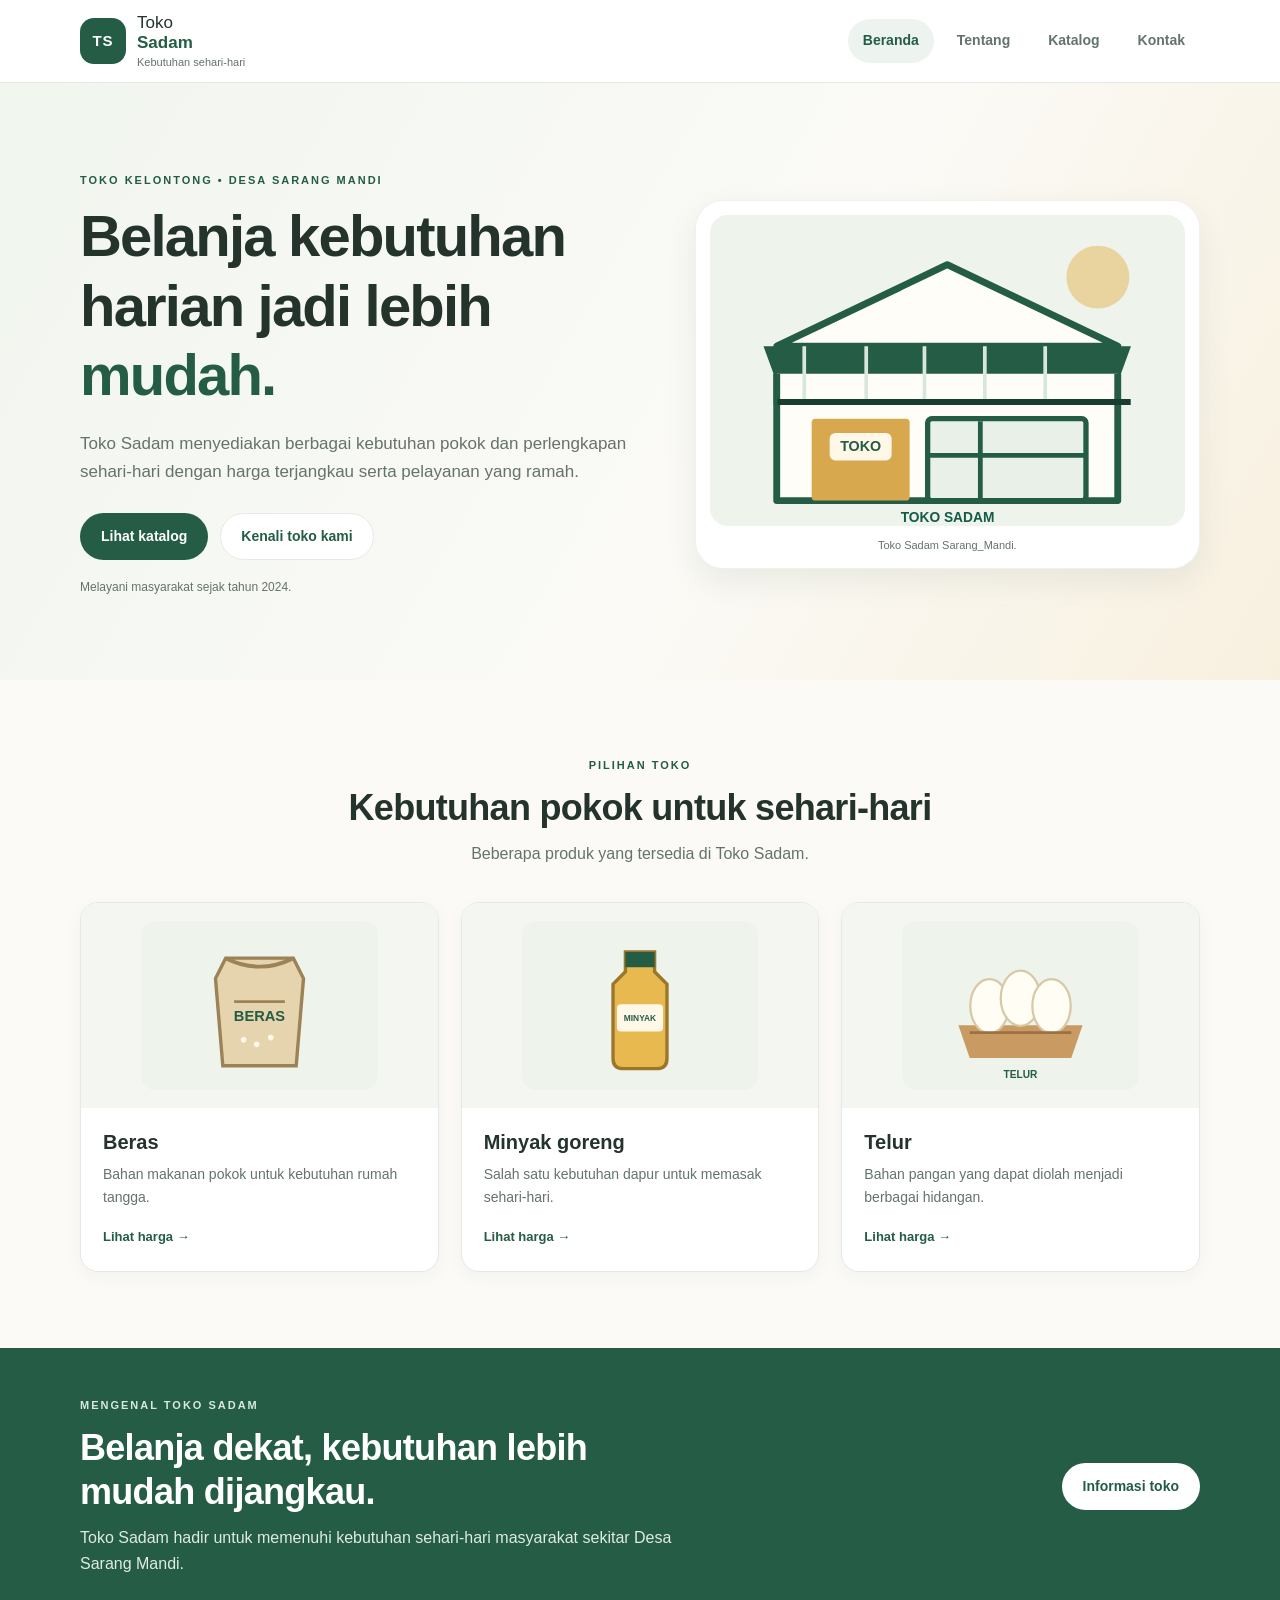
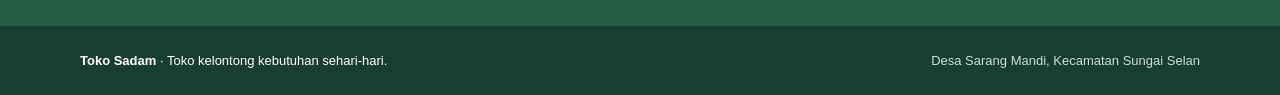
<file: index.html>
<!DOCTYPE html>
<html lang="id">
<head>
    <meta charset="UTF-8">
    <meta name="viewport" content="width=device-width, initial-scale=1.0">
    <meta name="description" content="Profil Toko Sadam, toko kelontong yang menyediakan kebutuhan sehari-hari di Desa Sarang Mandi.">
    <title>Beranda | Toko Sadam</title>
    <link rel="stylesheet" href="css/style.css">
</head>
<body>
    <header class="site-header">
        <div class="container header-inner">
            <a class="brand" href="index.html" aria-label="Toko Sadam - Beranda">
                <span class="brand-mark" aria-hidden="true">TS</span>
                <span class="brand-name">Toko <strong>Sadam</strong><small>Kebutuhan sehari-hari</small></span>
            </a>
            <nav class="site-nav" aria-label="Navigasi utama">
                <ul>
                    <li><a href="index.html" aria-current="page">Beranda</a></li>
                    <li><a href="tentang.html">Tentang</a></li>
                    <li><a href="katalog.html">Katalog</a></li>
                    <li><a href="kontak.html">Kontak</a></li>
                </ul>
            </nav>
        </div>
    </header>

    <main>
        <section class="hero">
            <div class="container hero-grid">
                <div class="hero-copy">
                    <p class="eyebrow">TOKO KELONTONG • DESA SARANG MANDI</p>
                    <h1>Belanja kebutuhan harian jadi lebih <span>mudah.</span></h1>
                    <p class="hero-text">Toko Sadam menyediakan berbagai kebutuhan pokok dan perlengkapan sehari-hari dengan harga terjangkau serta pelayanan yang ramah.</p>
                    <div class="button-row">
                        <a class="button button-primary" href="katalog.html">Lihat katalog</a>
                        <a class="button button-secondary" href="tentang.html">Kenali toko kami</a>
                    </div>
                    <p class="small-note">Melayani masyarakat sejak tahun 2024.</p>
                </div>
                <figure class="hero-image">
                    <img src="img/ilustrasi-toko-sadam.svg" alt="Ilustrasi toko kelontong sebagai pengganti foto asli Toko Sadam yang belum tersedia">
                    <figcaption>Toko Sadam Sarang_Mandi.</figcaption>
                </figure>
            </div>
        </section>

        <section class="section">
            <div class="container">
                <div class="section-heading">
                    <p class="eyebrow">PILIHAN TOKO</p>
                    <h2>Kebutuhan pokok untuk sehari-hari</h2>
                    <p>Beberapa produk yang tersedia di Toko Sadam.</p>
                </div>
                <div class="feature-grid">
                    <article class="feature-card">
                        <img src="img/beras.svg" alt="Ilustrasi beras dalam karung">
                        <div class="card-content">
                            <h3>Beras</h3>
                            <p>Bahan makanan pokok untuk kebutuhan rumah tangga.</p>
                            <a class="text-link" href="katalog.html">Lihat harga <span aria-hidden="true">→</span></a>
                        </div>
                    </article>
                    <article class="feature-card">
                        <img src="img/minyak.svg" alt="Ilustrasi botol minyak goreng">
                        <div class="card-content">
                            <h3>Minyak goreng</h3>
                            <p>Salah satu kebutuhan dapur untuk memasak sehari-hari.</p>
                            <a class="text-link" href="katalog.html">Lihat harga <span aria-hidden="true">→</span></a>
                        </div>
                    </article>
                    <article class="feature-card">
                        <img src="img/telur.svg" alt="Ilustrasi beberapa butir telur">
                        <div class="card-content">
                            <h3>Telur</h3>
                            <p>Bahan pangan yang dapat diolah menjadi berbagai hidangan.</p>
                            <a class="text-link" href="katalog.html">Lihat harga <span aria-hidden="true">→</span></a>
                        </div>
                    </article>
                </div>
            </div>
        </section>

        <section class="highlight-band">
            <div class="container highlight-inner">
                <div>
                    <p class="eyebrow">MENGENAL TOKO SADAM</p>
                    <h2>Belanja dekat, kebutuhan lebih mudah dijangkau.</h2>
                    <p>Toko Sadam hadir untuk memenuhi kebutuhan sehari-hari masyarakat sekitar Desa Sarang Mandi.</p>
                </div>
                <a class="button button-light" href="kontak.html">Informasi toko</a>
            </div>
        </section>
    </main>

    <footer class="site-footer">
        <div class="container footer-inner">
            <p><strong>Toko Sadam</strong> · Toko kelontong kebutuhan sehari-hari.</p>
            <p class="footer-small">Desa Sarang Mandi, Kecamatan Sungai Selan</p>
        </div>
    </footer>
</body>
</html>
</file>
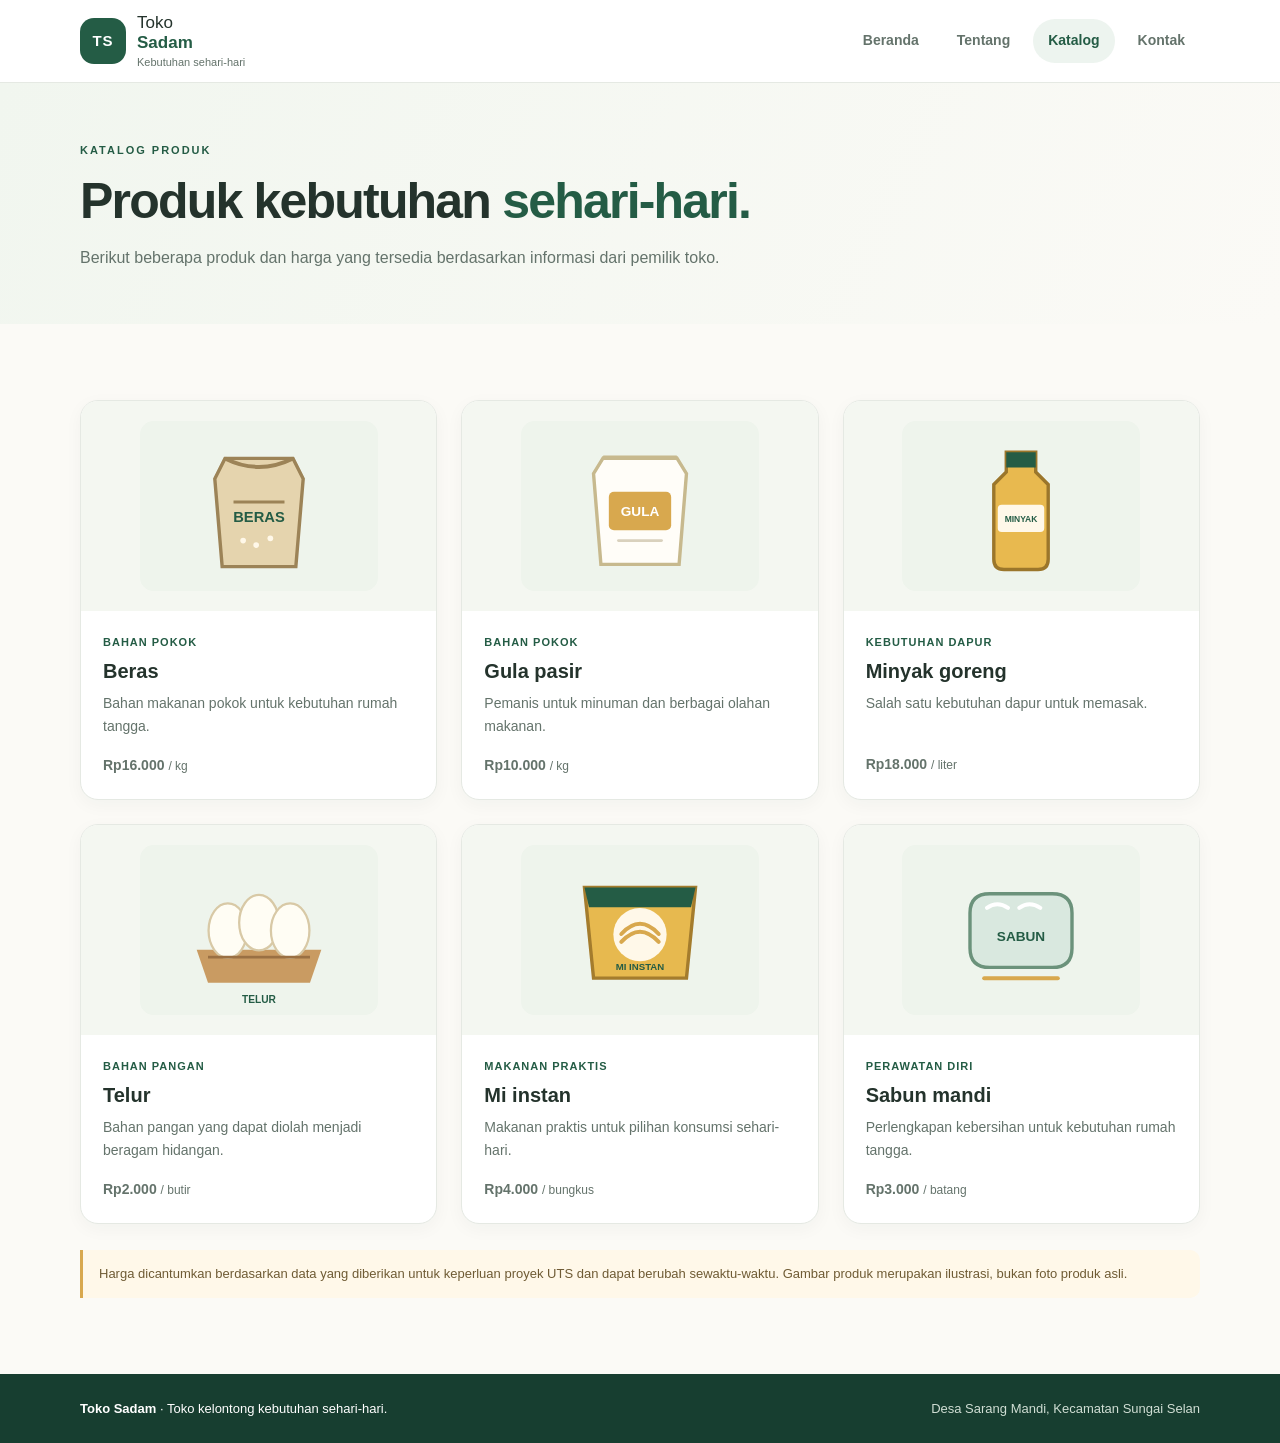
<file: katalog.html>
<!DOCTYPE html>
<html lang="id">
<head>
    <meta charset="UTF-8">
    <meta name="viewport" content="width=device-width, initial-scale=1.0">
    <meta name="description" content="Katalog enam produk kebutuhan sehari-hari beserta harga di Toko Sadam.">
    <title>Katalog Produk | Toko Sadam</title>
    <link rel="stylesheet" href="css/style.css">
</head>
<body>
    <header class="site-header">
        <div class="container header-inner">
            <a class="brand" href="index.html" aria-label="Toko Sadam - Beranda">
                <span class="brand-mark" aria-hidden="true">TS</span>
                <span class="brand-name">Toko <strong>Sadam</strong><small>Kebutuhan sehari-hari</small></span>
            </a>
            <nav class="site-nav" aria-label="Navigasi utama">
                <ul>
                    <li><a href="index.html">Beranda</a></li>
                    <li><a href="tentang.html">Tentang</a></li>
                    <li><a href="katalog.html" aria-current="page">Katalog</a></li>
                    <li><a href="kontak.html">Kontak</a></li>
                </ul>
            </nav>
        </div>
    </header>

    <main>
        <section class="page-hero">
            <div class="container">
                <p class="eyebrow">KATALOG PRODUK</p>
                <h1>Produk kebutuhan <span>sehari-hari.</span></h1>
                <p>Berikut beberapa produk dan harga yang tersedia berdasarkan informasi dari pemilik toko.</p>
            </div>
        </section>

        <section class="section">
            <div class="container">
                <div class="product-grid">
                    <article class="product-card">
                        <img src="img/beras.svg" alt="Ilustrasi beras dalam karung">
                        <div class="card-content">
                            <p class="product-category">Bahan pokok</p>
                            <h2>Beras</h2>
                            <p>Bahan makanan pokok untuk kebutuhan rumah tangga.</p>
                            <p class="product-price">Rp16.000 <span>/ kg</span></p>
                        </div>
                    </article>
                    <article class="product-card">
                        <img src="img/gula.svg" alt="Ilustrasi gula pasir dalam kemasan">
                        <div class="card-content">
                            <p class="product-category">Bahan pokok</p>
                            <h2>Gula pasir</h2>
                            <p>Pemanis untuk minuman dan berbagai olahan makanan.</p>
                            <p class="product-price">Rp10.000 <span>/ kg</span></p>
                        </div>
                    </article>
                    <article class="product-card">
                        <img src="img/minyak.svg" alt="Ilustrasi botol minyak goreng">
                        <div class="card-content">
                            <p class="product-category">Kebutuhan dapur</p>
                            <h2>Minyak goreng</h2>
                            <p>Salah satu kebutuhan dapur untuk memasak.</p>
                            <p class="product-price">Rp18.000 <span>/ liter</span></p>
                        </div>
                    </article>
                    <article class="product-card">
                        <img src="img/telur.svg" alt="Ilustrasi beberapa butir telur">
                        <div class="card-content">
                            <p class="product-category">Bahan pangan</p>
                            <h2>Telur</h2>
                            <p>Bahan pangan yang dapat diolah menjadi beragam hidangan.</p>
                            <p class="product-price">Rp2.000 <span>/ butir</span></p>
                        </div>
                    </article>
                    <article class="product-card">
                        <img src="img/mie.svg" alt="Ilustrasi kemasan mi instan">
                        <div class="card-content">
                            <p class="product-category">Makanan praktis</p>
                            <h2>Mi instan</h2>
                            <p>Makanan praktis untuk pilihan konsumsi sehari-hari.</p>
                            <p class="product-price">Rp4.000 <span>/ bungkus</span></p>
                        </div>
                    </article>
                    <article class="product-card">
                        <img src="img/sabun.svg" alt="Ilustrasi sabun mandi batangan">
                        <div class="card-content">
                            <p class="product-category">Perawatan diri</p>
                            <h2>Sabun mandi</h2>
                            <p>Perlengkapan kebersihan untuk kebutuhan rumah tangga.</p>
                            <p class="product-price">Rp3.000 <span>/ batang</span></p>
                        </div>
                    </article>
                </div>
                <p class="notice">Harga dicantumkan berdasarkan data yang diberikan untuk keperluan proyek UTS dan dapat berubah sewaktu-waktu. Gambar produk merupakan ilustrasi, bukan foto produk asli.</p>
            </div>
        </section>
    </main>

    <footer class="site-footer">
        <div class="container footer-inner">
            <p><strong>Toko Sadam</strong> · Toko kelontong kebutuhan sehari-hari.</p>
            <p class="footer-small">Desa Sarang Mandi, Kecamatan Sungai Selan</p>
        </div>
    </footer>
</body>
</html>
</file>
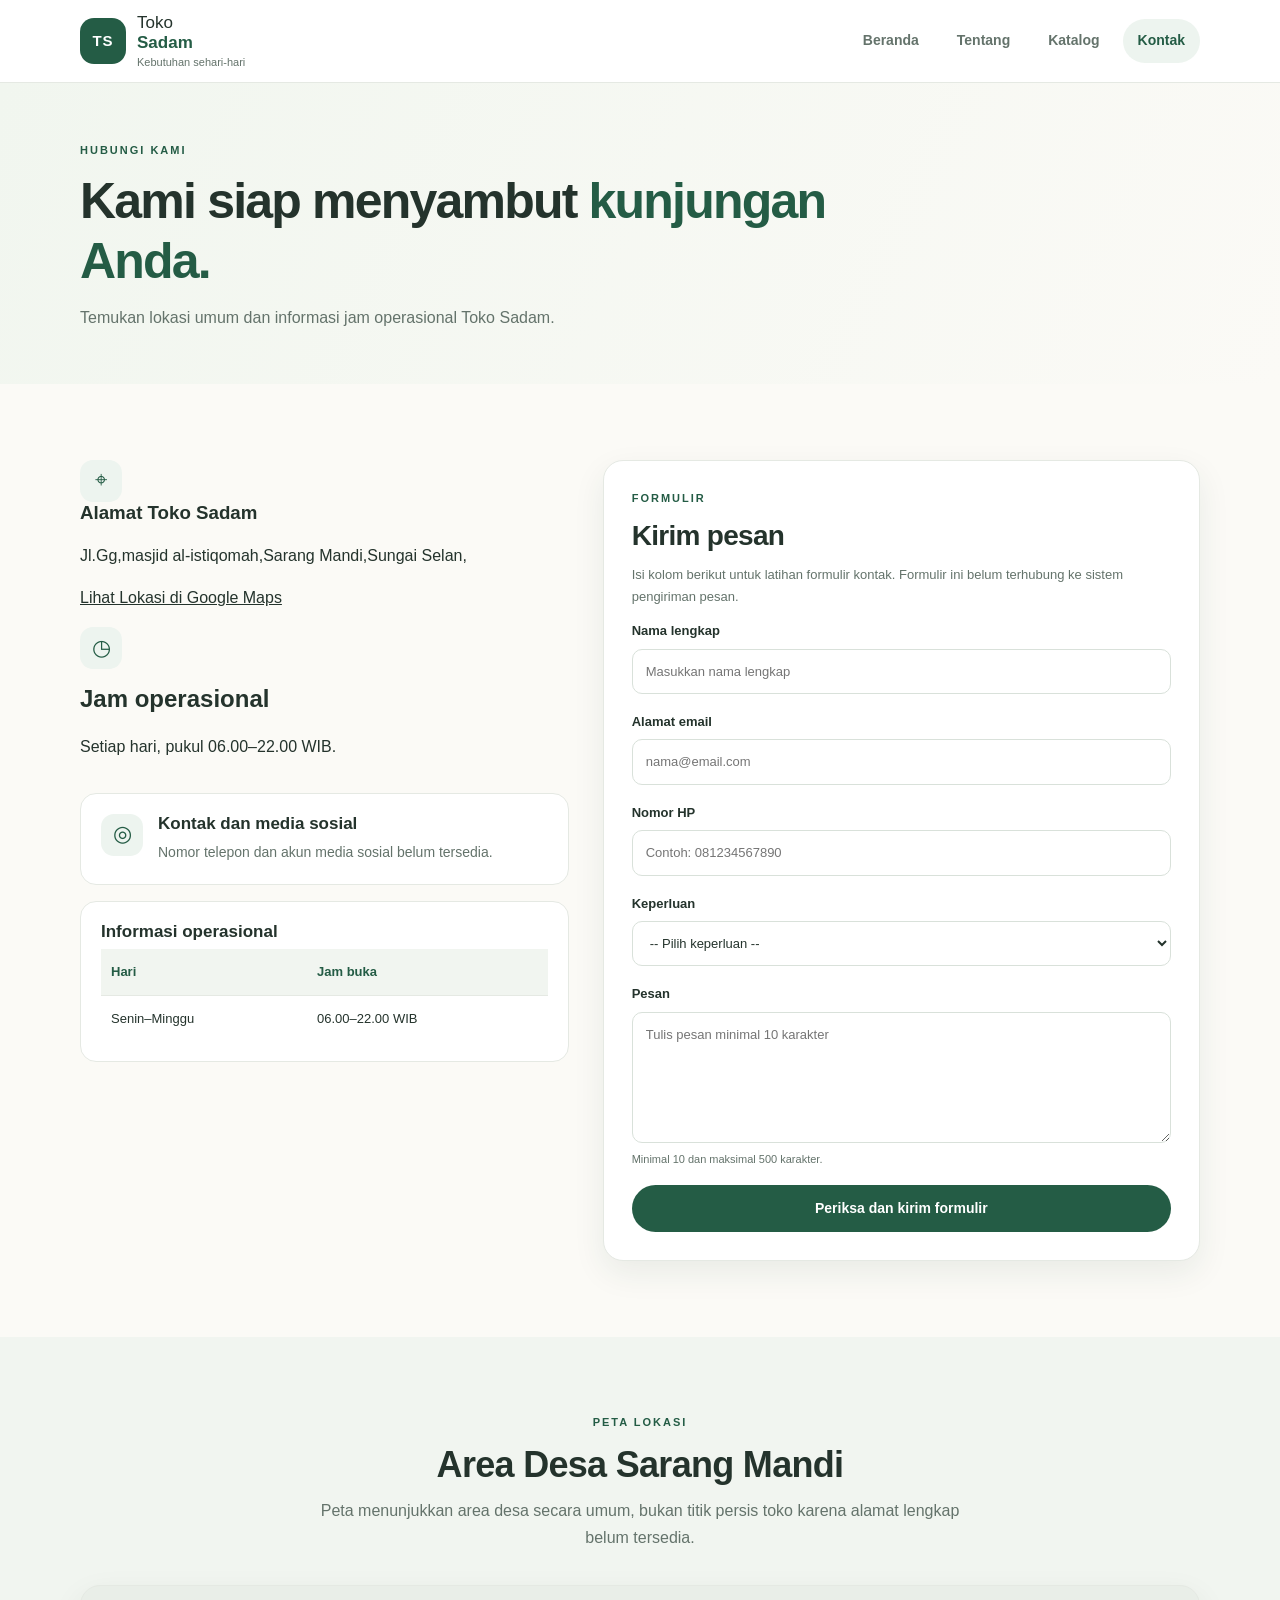
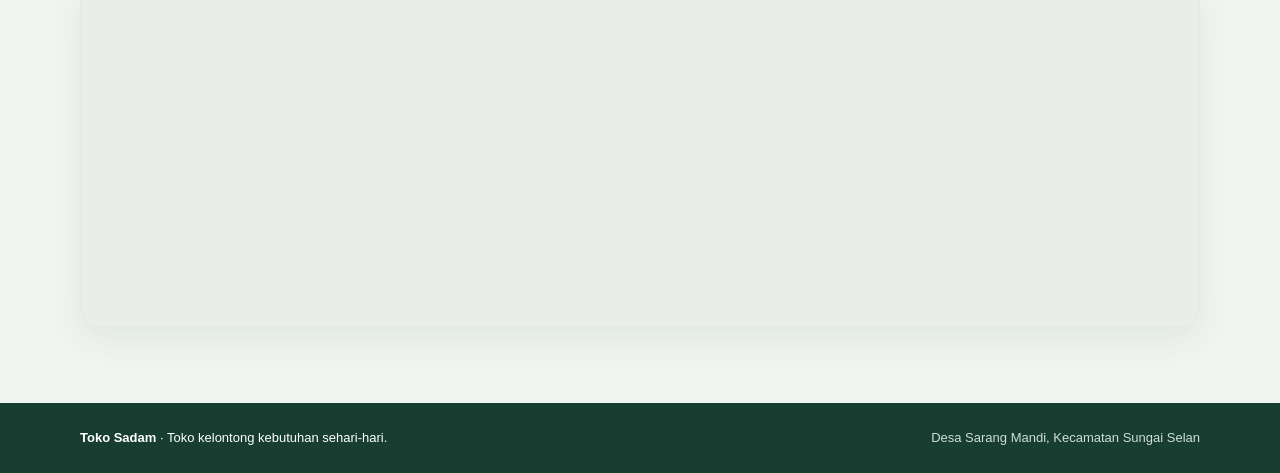
<file: kontak.html>
<!DOCTYPE html>
<html lang="id">
<head>
    <meta charset="UTF-8">
    <meta name="viewport" content="width=device-width, initial-scale=1.0">
    <meta name="description" content="Alamat, jam operasional, dan formulir kontak Toko Sadam.">
    <title>Kontak | Toko Sadam</title>
    <link rel="stylesheet" href="css/style.css">
</head>
<body>
    <header class="site-header">
        <div class="container header-inner">
            <a class="brand" href="index.html" aria-label="Toko Sadam - Beranda">
                <span class="brand-mark" aria-hidden="true">TS</span>
                <span class="brand-name">Toko <strong>Sadam</strong><small>Kebutuhan sehari-hari</small></span>
            </a>
            <nav class="site-nav" aria-label="Navigasi utama">
                <ul>
                    <li><a href="index.html">Beranda</a></li>
                    <li><a href="tentang.html">Tentang</a></li>
                    <li><a href="katalog.html">Katalog</a></li>
                    <li><a href="kontak.html" aria-current="page">Kontak</a></li>
                </ul>
            </nav>
        </div>
    </header>

    <main>
        <section class="page-hero">
            <div class="container">
                <p class="eyebrow">HUBUNGI KAMI</p>
                <h1>Kami siap menyambut <span>kunjungan Anda.</span></h1>
                <p>Temukan lokasi umum dan informasi jam operasional Toko Sadam.</p>
            </div>
        </section>

        <section class="section">
            <div class="container contact-grid">
                <div class="contact-details">
                    <article class="contact-item">
    <span class="contact-icon">⌖</span>
    <div>
        <h3>Alamat Toko Sadam</h3>
        <p>Jl.Gg,masjid al-istiqomah,Sarang Mandi,Sungai Selan,</p>

        <a href="https://maps.app.goo.gl/EZQ6qAejn7K2CZSh9"
           target="_blank"
           rel="noopener noreferrer">
            Lihat Lokasi di Google Maps
        </a>
    </div>
 </article>
                        <span class="contact-icon" aria-hidden="true">◷</span>
                        <div>
                            <h2>Jam operasional</h2>
                            <p>Setiap hari, pukul 06.00–22.00 WIB.</p>
                        </div>
                    </article>
                    <article class="contact-card">
                        <span class="contact-icon" aria-hidden="true">◎</span>
                        <div>
                            <h2>Kontak dan media sosial</h2>
                            <p>Nomor telepon dan akun media sosial belum tersedia.</p>
                        </div>
                    </article>

                    <div class="table-wrap">
                        <h2>Informasi operasional</h2>
                        <table>
                            <thead>
                                <tr>
                                    <th scope="col">Hari</th>
                                    <th scope="col">Jam buka</th>
                                </tr>
                            </thead>
                            <tbody>
                                <tr><td>Senin–Minggu</td><td>06.00–22.00 WIB</td></tr>
                            </tbody>
                        </table>
                    </div>
                </div>

                <section class="form-panel" aria-labelledby="form-title">
                    <p class="eyebrow">FORMULIR</p>
                    <h2 id="form-title">Kirim pesan</h2>
                    <p class="form-intro">Isi kolom berikut untuk latihan formulir kontak. Formulir ini belum terhubung ke sistem pengiriman pesan.</p>
                    <form action="#" method="get">
                        <div class="form-group">
                            <label for="nama">Nama lengkap</label>
                            <input type="text" id="nama" name="nama" placeholder="Masukkan nama lengkap" required>
                        </div>
                        <div class="form-group">
                            <label for="email">Alamat email</label>
                            <input type="email" id="email" name="email" placeholder="nama@email.com" required>
                        </div>
                        <div class="form-group">
                            <label for="telepon">Nomor HP</label>
                            <input type="tel" id="telepon" name="telepon" pattern="[0-9]{10,13}" title="Masukkan 10 sampai 13 digit angka tanpa spasi atau tanda baca." placeholder="Contoh: 081234567890" required>
                        </div>
                        <div class="form-group">
                            <label for="keperluan">Keperluan</label>
                            <select id="keperluan" name="keperluan" required>
                                <option value="" selected disabled>-- Pilih keperluan --</option>
                                <option value="informasi-produk">Informasi produk</option>
                                <option value="informasi-harga">Informasi harga</option>
                                <option value="lainnya">Lainnya</option>
                            </select>
                        </div>
                        <div class="form-group">
                            <label for="pesan">Pesan</label>
                            <textarea id="pesan" name="pesan" rows="5" minlength="10" maxlength="500" placeholder="Tulis pesan minimal 10 karakter" required></textarea>
                            <small>Minimal 10 dan maksimal 500 karakter.</small>
                        </div>
                        <button class="button button-primary form-button" type="submit">Periksa dan kirim formulir</button>
                    </form>
                </section>
            </div>
        </section>

        <section class="section section-soft">
            <div class="container">
                <div class="section-heading">
                    <p class="eyebrow">PETA LOKASI</p>
                    <h2>Area Desa Sarang Mandi</h2>
                    <p>Peta menunjukkan area desa secara umum, bukan titik persis toko karena alamat lengkap belum tersedia.</p>
                </div>
                <div class="map-frame">
                    <iframe title="Peta area Desa Sarang Mandi, Kecamatan Sungai Selan" src="https://www.google.com/maps?q=Desa%20Sarang%20Mandi%2C%20Kecamatan%20Sungai%20Selan&output=embed" loading="lazy" referrerpolicy="no-referrer-when-downgrade"></iframe>
                </div>
            </div>
        </section>
    </main>

    <footer class="site-footer">
        <div class="container footer-inner">
            <p><strong>Toko Sadam</strong> · Toko kelontong kebutuhan sehari-hari.</p>
            <p class="footer-small">Desa Sarang Mandi, Kecamatan Sungai Selan</p>
        </div>
    </footer>
</body>
</html>
</file>
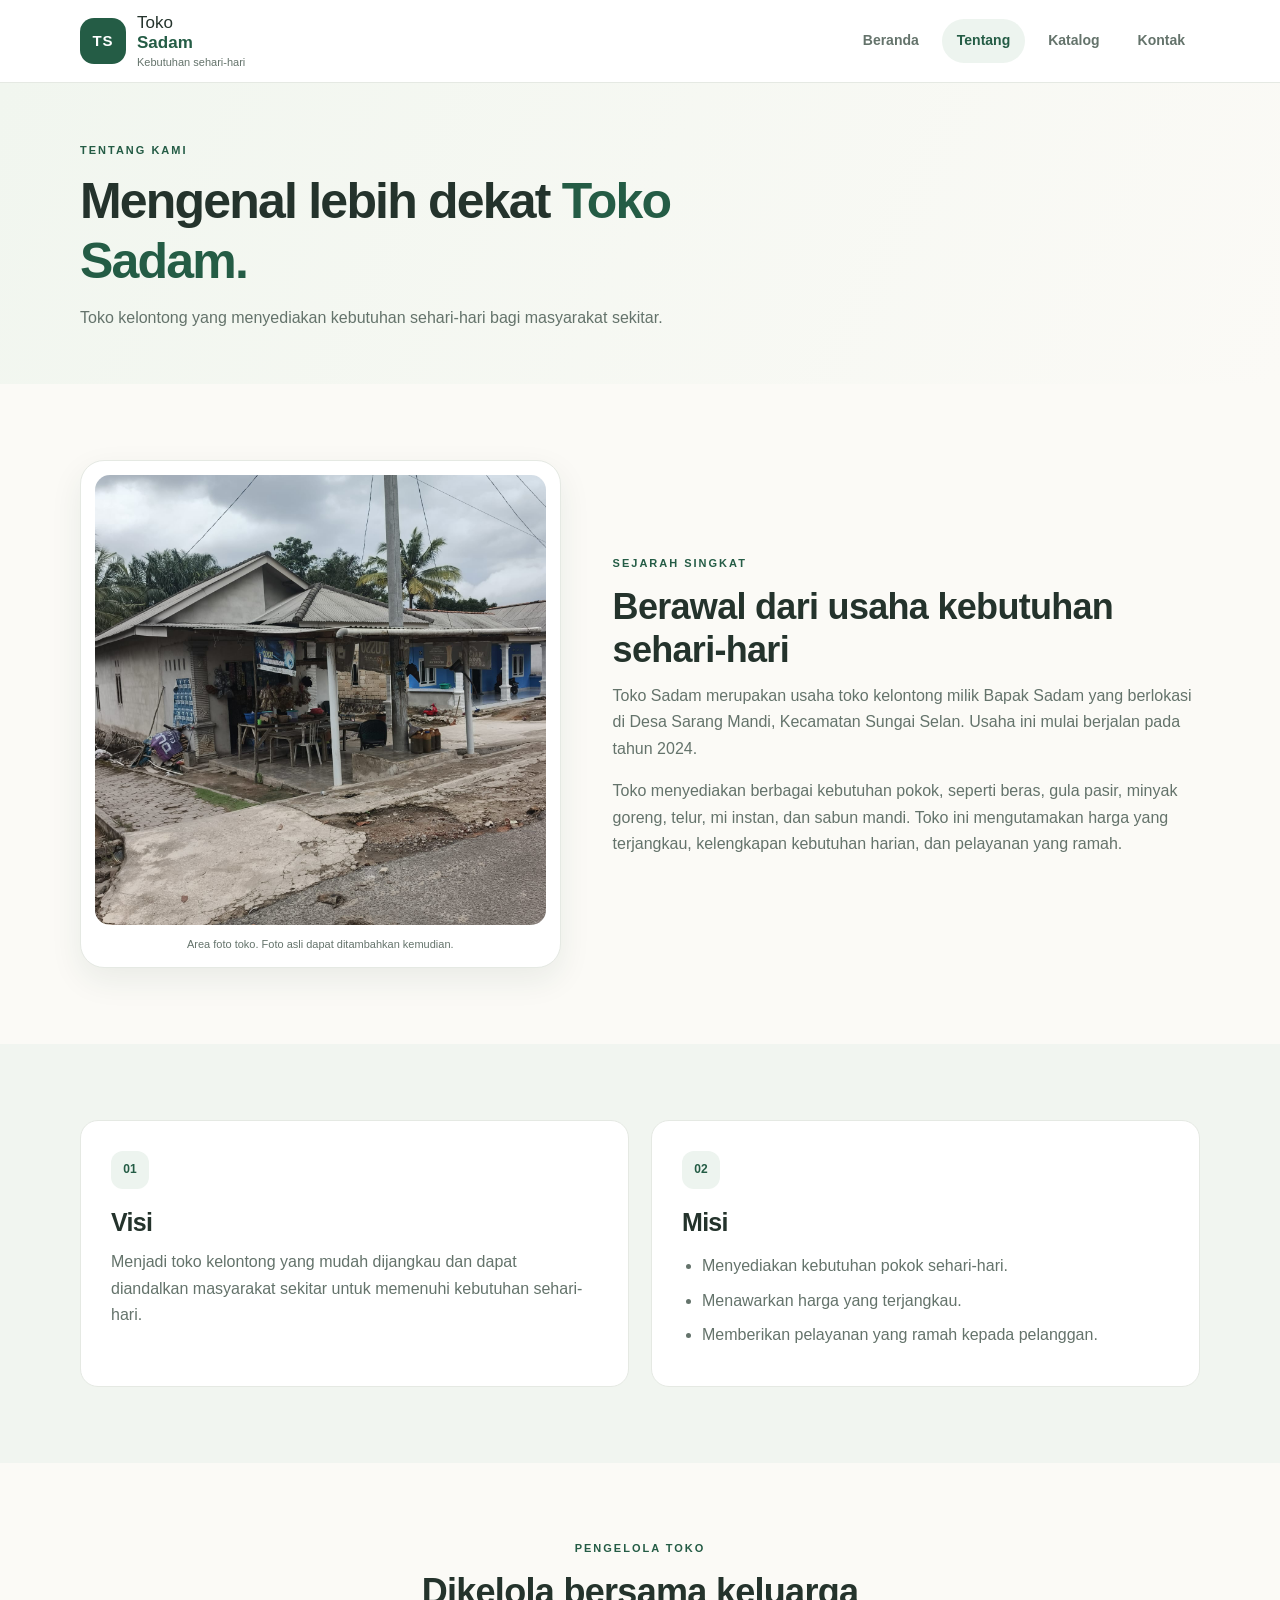
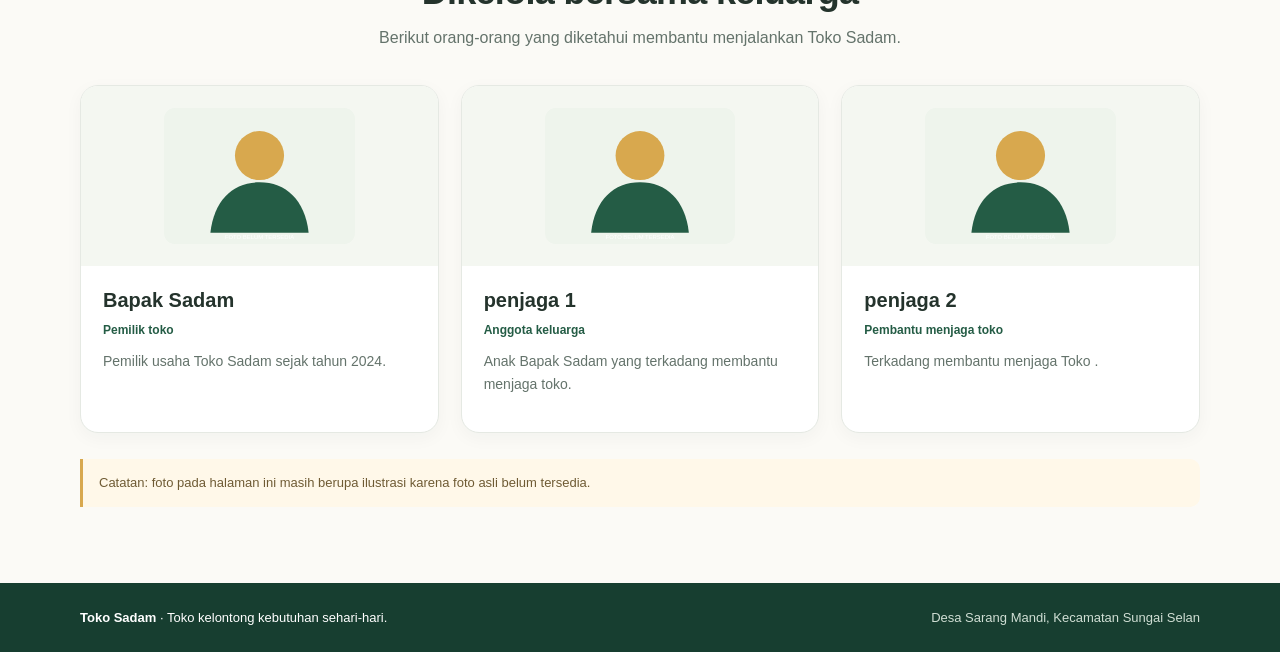
<file: tentang.html>
<!DOCTYPE html>
<html lang="id">
<head>
    <meta charset="UTF-8">
    <meta name="viewport" content="width=device-width, initial-scale=1.0">
    <meta name="description" content="Sejarah, tujuan pelayanan, dan keluarga pengelola Toko Sadam.">
    <title>Tentang Kami | Toko Sadam</title>
    <link rel="stylesheet" href="css/style.css">
</head>
<body>
    <header class="site-header">
        <div class="container header-inner">
            <a class="brand" href="index.html" aria-label="Toko Sadam - Beranda">
                <span class="brand-mark" aria-hidden="true">TS</span>
                <span class="brand-name">Toko <strong>Sadam</strong><small>Kebutuhan sehari-hari</small></span>
            </a>
            <nav class="site-nav" aria-label="Navigasi utama">
                <ul>
                    <li><a href="index.html">Beranda</a></li>
                    <li><a href="tentang.html" aria-current="page">Tentang</a></li>
                    <li><a href="katalog.html">Katalog</a></li>
                    <li><a href="kontak.html">Kontak</a></li>
                </ul>
            </nav>
        </div>
    </header>

    <main>
        <section class="page-hero">
            <div class="container">
                <p class="eyebrow">TENTANG KAMI</p>
                <h1>Mengenal lebih dekat <span>Toko Sadam.</span></h1>
                <p>Toko kelontong yang menyediakan kebutuhan sehari-hari bagi masyarakat sekitar.</p>
            </div>
        </section>

        <section class="section">
            <div class="container about-grid">
                <figure class="about-photo">
                    <img src="img/foto-toko-sadam (2).svg" alt="Ilustrasi toko kelontong; foto asli Toko Sadam belum diberikan">
                    <figcaption>Area foto toko. Foto asli dapat ditambahkan kemudian.</figcaption>
                </figure>
                <div class="about-copy">
                    <p class="eyebrow">SEJARAH SINGKAT</p>
                    <h2>Berawal dari usaha kebutuhan sehari-hari</h2>
                    <p>Toko Sadam merupakan usaha toko kelontong milik Bapak Sadam yang berlokasi di Desa Sarang Mandi, Kecamatan Sungai Selan. Usaha ini mulai berjalan pada tahun 2024.</p>
                    <p>Toko menyediakan berbagai kebutuhan pokok, seperti beras, gula pasir, minyak goreng, telur, mi instan, dan sabun mandi. Toko ini mengutamakan harga yang terjangkau, kelengkapan kebutuhan harian, dan pelayanan yang ramah.</p>
                </div>
            </div>
        </section>

        <section class="section section-soft">
            <div class="container values-grid">
                <article class="value-card">
                    <span class="value-number">01</span>
                    <h2>Visi</h2>
                    <p>Menjadi toko kelontong yang mudah dijangkau dan dapat diandalkan masyarakat sekitar untuk memenuhi kebutuhan sehari-hari.</p>
                </article>
                <article class="value-card">
                    <span class="value-number">02</span>
                    <h2>Misi</h2>
                    <ul class="check-list">
                        <li>Menyediakan kebutuhan pokok sehari-hari.</li>
                        <li>Menawarkan harga yang terjangkau.</li>
                        <li>Memberikan pelayanan yang ramah kepada pelanggan.</li>
                    </ul>
                </article>
            </div>
        </section>

        <section class="section">
            <div class="container">
                <div class="section-heading">
                    <p class="eyebrow">PENGELOLA TOKO</p>
                    <h2>Dikelola bersama keluarga</h2>
                    <p>Berikut orang-orang yang diketahui membantu menjalankan Toko Sadam.</p>
                </div>
                <div class="team-grid">
                    <article class="team-card">
                        <img src="img/profil-placeholder.svg" alt="Ilustrasi profil Bapak Sadam; foto asli belum tersedia">
                        <div class="card-content">
                            <h3>Bapak Sadam</h3>
                            <p class="team-role">Pemilik toko</p>
                            <p>Pemilik usaha Toko Sadam sejak tahun 2024.</p>
                        </div>
                    </article>
                    <article class="team-card">
                        <img src="img/profil-placeholder.svg" alt="Ilustrasi profil Okta; foto asli belum tersedia">
                        <div class="card-content">
                            <h3>penjaga 1</h3>
                            <p class="team-role">Anggota keluarga</p>
                            <p>Anak Bapak Sadam yang terkadang membantu menjaga toko.</p>
                        </div>
                    </article>
                    <article class="team-card">
                        <img src="img/profil-placeholder.svg" alt="Ilustrasi profil Bik Aisun; foto asli belum tersedia">
                        <div class="card-content">
                            <h3>penjaga 2</h3>
                            <p class="team-role">Pembantu menjaga toko</p>
                            <p>Terkadang membantu menjaga Toko .</p>
                        </div>
                    </article>
                </div>
                <p class="notice">Catatan: foto pada halaman ini masih berupa ilustrasi karena foto asli belum tersedia.</p>
            </div>
        </section>
    </main>

    <footer class="site-footer">
        <div class="container footer-inner">
            <p><strong>Toko Sadam</strong> · Toko kelontong kebutuhan sehari-hari.</p>
            <p class="footer-small">Desa Sarang Mandi, Kecamatan Sungai Selan</p>
        </div>
    </footer>
</body>
</html>
</file>
<file: css/style.css>
/* Toko Sadam — CSS eksternal untuk empat halaman website UTS */

:root {
    --warna-utama: #245c45;
    --warna-utama-gelap: #173e30;
    --warna-aksen: #d8a84e;
    --warna-latar: #fbfaf6;
    --warna-permukaan: #ffffff;
    --warna-teks: #24332c;
    --warna-teks-redup: #64736b;
    --warna-garis: #e5e9e3;
    --radius-kartu: 18px;
    --bayangan-kartu: 0 12px 32px rgba(29, 61, 46, 0.08);
}

* {
    box-sizing: border-box;
}

html {
    scroll-behavior: smooth;
}

body {
    margin: 0;
    background: var(--warna-latar);
    color: var(--warna-teks);
    font-family: Arial, Helvetica, sans-serif;
    line-height: 1.65;
}

img {
    display: block;
    max-width: 100%;
}

a {
    color: inherit;
}

.container {
    width: min(1120px, calc(100% - 40px));
    margin-inline: auto;
}

.site-header {
    position: relative;
    z-index: 2;
    background: var(--warna-permukaan);
    border-bottom: 1px solid var(--warna-garis);
}

.header-inner {
    display: flex;
    align-items: center;
    justify-content: space-between;
    gap: 28px;
    min-height: 82px;
}

.brand {
    display: inline-flex;
    align-items: center;
    gap: 11px;
    text-decoration: none;
}

.brand-mark {
    display: grid;
    width: 46px;
    height: 46px;
    place-items: center;
    border-radius: 14px;
    background: var(--warna-utama);
    color: #ffffff;
    font-size: 15px;
    font-weight: 800;
    letter-spacing: 1px;
}

.brand-name {
    display: flex;
    flex-direction: column;
    color: var(--warna-teks);
    font-size: 17px;
    line-height: 1.15;
}

.brand-name strong {
    color: var(--warna-utama);
}

.brand-name small {
    margin-top: 4px;
    color: var(--warna-teks-redup);
    font-size: 11px;
    font-weight: 400;
}

.site-nav ul {
    display: flex;
    align-items: center;
    gap: 8px;
    margin: 0;
    padding: 0;
    list-style: none;
}

.site-nav a {
    display: inline-block;
    padding: 10px 15px;
    border-radius: 999px;
    color: var(--warna-teks-redup);
    font-size: 14px;
    font-weight: 700;
    text-decoration: none;
    transition: background-color 0.25s ease, color 0.25s ease, transform 0.25s ease;
}

.site-nav a:hover,
.site-nav a[aria-current="page"] {
    background: #edf4ef;
    color: var(--warna-utama);
}

.site-nav a:hover {
    transform: translateY(-2px);
}

.hero {
    overflow: hidden;
    padding: 76px 0 70px;
    background: linear-gradient(120deg, #f1f6ef 0%, #fbfaf6 58%, #f8f0df 100%);
}

.hero-grid {
    display: grid;
    grid-template-columns: 1.05fr 0.95fr;
    align-items: center;
    gap: 56px;
}

.hero-copy {
    animation: fade-up 0.7s ease both;
}

.eyebrow {
    margin: 0 0 12px;
    color: var(--warna-utama);
    font-size: 11px;
    font-weight: 800;
    letter-spacing: 2px;
}

h1,
h2,
h3,
p {
    margin-top: 0;
}

h1,
h2,
h3 {
    line-height: 1.2;
}

h1 {
    margin-bottom: 20px;
    font-size: clamp(36px, 5vw, 58px);
    letter-spacing: -1.8px;
}

h1 span,
.page-hero h1 span {
    color: var(--warna-utama);
}

.hero-text {
    max-width: 560px;
    margin-bottom: 27px;
    color: var(--warna-teks-redup);
    font-size: 17px;
}

.button-row {
    display: flex;
    flex-wrap: wrap;
    gap: 12px;
}

.button {
    display: inline-flex;
    align-items: center;
    justify-content: center;
    min-height: 46px;
    padding: 11px 20px;
    border: 1px solid transparent;
    border-radius: 999px;
    cursor: pointer;
    font: inherit;
    font-size: 14px;
    font-weight: 700;
    text-align: center;
    text-decoration: none;
    transition: background-color 0.25s ease, color 0.25s ease, box-shadow 0.25s ease, transform 0.25s ease;
}

.button:hover {
    transform: translateY(-3px);
    box-shadow: 0 8px 18px rgba(29, 61, 46, 0.15);
}

.button-primary {
    background: var(--warna-utama);
    color: #ffffff;
}

.button-primary:hover {
    background: var(--warna-utama-gelap);
}

.button-secondary {
    border-color: var(--warna-garis);
    background: #ffffff;
    color: var(--warna-utama);
}

.button-secondary:hover {
    border-color: var(--warna-utama);
    background: #edf4ef;
}

.button-light {
    background: #ffffff;
    color: var(--warna-utama);
}

.button-light:hover {
    background: #f4ead6;
}

.small-note {
    margin: 18px 0 0;
    color: var(--warna-teks-redup);
    font-size: 12px;
}

.hero-image {
    margin: 0;
    padding: 14px;
    border: 1px solid rgba(36, 92, 69, 0.08);
    border-radius: 28px;
    background: #ffffff;
    box-shadow: var(--bayangan-kartu);
    animation: fade-up 0.9s ease both;
}

.hero-image img {
    width: 100%;
    border-radius: 18px;
}

figcaption {
    padding: 10px 4px 0;
    color: var(--warna-teks-redup);
    font-size: 11px;
    text-align: center;
}

.section {
    padding: 76px 0;
}

.section-soft {
    background: #f1f5f0;
}

.section-heading {
    max-width: 650px;
    margin: 0 auto 34px;
    text-align: center;
}

.section-heading h2,
.highlight-inner h2,
.about-copy h2,
.value-card h2,
.form-panel h2 {
    margin-bottom: 12px;
    font-size: clamp(26px, 3vw, 36px);
    letter-spacing: -0.7px;
}

.section-heading > p:last-child {
    margin-bottom: 0;
    color: var(--warna-teks-redup);
}

.feature-grid,
.team-grid {
    display: grid;
    grid-template-columns: repeat(3, minmax(0, 1fr));
    gap: 22px;
}

.feature-card,
.team-card,
.product-card {
    overflow: hidden;
    border: 1px solid var(--warna-garis);
    border-radius: var(--radius-kartu);
    background: var(--warna-permukaan);
    box-shadow: 0 5px 18px rgba(29, 61, 46, 0.04);
    transition: transform 0.25s ease, box-shadow 0.25s ease, border-color 0.25s ease;
}

.feature-card:hover,
.team-card:hover,
.product-card:hover {
    transform: translateY(-6px);
    border-color: #c8d9cc;
    box-shadow: var(--bayangan-kartu);
}

.feature-card > img {
    width: 100%;
    height: 190px;
    padding: 18px;
    background: #f4f7f1;
    object-fit: contain;
}

.card-content {
    padding: 22px;
}

.card-content h3,
.product-card h2 {
    margin-bottom: 9px;
    font-size: 20px;
}

.card-content p {
    color: var(--warna-teks-redup);
    font-size: 14px;
}

.text-link {
    color: var(--warna-utama);
    font-size: 13px;
    font-weight: 800;
    text-decoration: none;
}

.text-link:hover {
    text-decoration: underline;
}

.highlight-band {
    padding: 48px 0;
    background: var(--warna-utama);
    color: #ffffff;
}

.highlight-inner {
    display: flex;
    align-items: center;
    justify-content: space-between;
    gap: 32px;
}

.highlight-inner .eyebrow {
    color: #d8e8dc;
}

.highlight-inner h2 {
    max-width: 600px;
}

.highlight-inner p:last-child {
    max-width: 620px;
    margin-bottom: 0;
    color: #e0ebe3;
}

.site-footer {
    padding: 24px 0;
    background: #173e30;
    color: #ffffff;
}

.footer-inner {
    display: flex;
    align-items: center;
    justify-content: space-between;
    gap: 18px;
}

.footer-inner p {
    margin: 0;
    font-size: 13px;
}

.footer-small {
    color: #d0ded4;
}

.page-hero {
    padding: 58px 0 52px;
    background: linear-gradient(115deg, #f1f6ef, #fbfaf6);
}

.page-hero h1 {
    max-width: 760px;
    margin-bottom: 14px;
    font-size: clamp(34px, 4.5vw, 50px);
}

.page-hero p:last-child {
    max-width: 650px;
    margin-bottom: 0;
    color: var(--warna-teks-redup);
}

.about-grid {
    display: grid;
    grid-template-columns: 0.9fr 1.1fr;
    align-items: center;
    gap: 52px;
}

.about-photo {
    margin: 0;
    padding: 14px;
    border: 1px solid var(--warna-garis);
    border-radius: 24px;
    background: #ffffff;
    box-shadow: var(--bayangan-kartu);
}

.about-photo img {
    width: 100%;
    border-radius: 15px;
}

.about-copy p:not(.eyebrow) {
    color: var(--warna-teks-redup);
}

.values-grid {
    display: grid;
    grid-template-columns: 1fr 1fr;
    gap: 22px;
}

.value-card {
    padding: 30px;
    border: 1px solid var(--warna-garis);
    border-radius: var(--radius-kartu);
    background: #ffffff;
}

.value-number {
    display: inline-grid;
    width: 38px;
    height: 38px;
    margin-bottom: 18px;
    place-items: center;
    border-radius: 12px;
    background: #edf4ef;
    color: var(--warna-utama);
    font-size: 12px;
    font-weight: 800;
}

.value-card h2 {
    font-size: 25px;
}

.value-card p,
.check-list {
    margin-bottom: 0;
    color: var(--warna-teks-redup);
}

.check-list {
    padding-left: 20px;
}

.check-list li {
    margin-bottom: 8px;
}

.team-card > img {
    width: 100%;
    height: 180px;
    padding: 22px;
    background: #f4f7f1;
    object-fit: contain;
}

.team-role {
    margin-bottom: 9px;
    color: var(--warna-utama) !important;
    font-size: 12px !important;
    font-weight: 800;
}

.notice {
    margin: 26px 0 0;
    padding: 13px 16px;
    border-left: 3px solid var(--warna-aksen);
    border-radius: 0 10px 10px 0;
    background: #fff8e9;
    color: #6f5b34;
    font-size: 13px;
}

.product-grid {
    display: grid;
    grid-template-columns: repeat(2, minmax(0, 1fr));
    gap: 24px;
}

.product-card > img {
    width: 100%;
    height: 210px;
    padding: 20px;
    background: #f4f7f1;
    object-fit: contain;
}

.product-category {
    margin-bottom: 8px;
    color: var(--warna-utama) !important;
    font-size: 11px !important;
    font-weight: 800;
    letter-spacing: 1px;
    text-transform: uppercase;
}

.product-card .card-content > p:not(.product-category):not(.product-price) {
    min-height: 45px;
    margin-bottom: 16px;
    color: var(--warna-teks-redup);
    font-size: 14px;
}

.product-price {
    margin-bottom: 0;
    color: var(--warna-utama);
    font-size: 21px;
    font-weight: 800;
}

.product-price span {
    color: var(--warna-teks-redup);
    font-size: 12px;
    font-weight: 400;
}

.contact-grid {
    display: grid;
    grid-template-columns: 0.9fr 1.1fr;
    align-items: start;
    gap: 34px;
}

.contact-details {
    display: grid;
    gap: 16px;
}

.contact-card {
    display: flex;
    gap: 15px;
    padding: 20px;
    border: 1px solid var(--warna-garis);
    border-radius: 16px;
    background: #ffffff;
}

.contact-icon {
    display: grid;
    flex: 0 0 42px;
    width: 42px;
    height: 42px;
    place-items: center;
    border-radius: 13px;
    background: #edf4ef;
    color: var(--warna-utama);
    font-size: 22px;
}

.contact-card h2,
.table-wrap h2 {
    margin-bottom: 7px;
    font-size: 17px;
}

.contact-card p {
    margin-bottom: 0;
    color: var(--warna-teks-redup);
    font-size: 14px;
}

.contact-card .small-note {
    margin-top: 6px;
    font-size: 11px;
}

.table-wrap {
    overflow-x: auto;
    padding: 20px;
    border: 1px solid var(--warna-garis);
    border-radius: 16px;
    background: #ffffff;
}

table {
    width: 100%;
    border-collapse: collapse;
    text-align: left;
}

th,
td {
    padding: 12px 10px;
    border-bottom: 1px solid var(--warna-garis);
    font-size: 13px;
}

th {
    background: #f1f5f0;
    color: var(--warna-utama);
}

tbody tr:last-child td {
    border-bottom: 0;
}

.form-panel {
    padding: 28px;
    border: 1px solid var(--warna-garis);
    border-radius: 20px;
    background: #ffffff;
    box-shadow: var(--bayangan-kartu);
}

.form-panel h2 {
    font-size: 28px;
}

.form-intro {
    color: var(--warna-teks-redup);
    font-size: 13px;
}

.form-group {
    display: flex;
    flex-direction: column;
    gap: 7px;
    margin-bottom: 17px;
}

.form-group label {
    font-size: 13px;
    font-weight: 700;
}

.form-group input,
.form-group select,
.form-group textarea {
    width: 100%;
    min-height: 45px;
    padding: 11px 13px;
    border: 1px solid #d9e1da;
    border-radius: 10px;
    background: #ffffff;
    color: var(--warna-teks);
    font: inherit;
    font-size: 13px;
}

.form-group textarea {
    resize: vertical;
}

.form-group input:focus,
.form-group select:focus,
.form-group textarea:focus {
    outline: 2px solid rgba(36, 92, 69, 0.2);
    border-color: var(--warna-utama);
}

.form-group small {
    color: var(--warna-teks-redup);
    font-size: 11px;
}

.form-button {
    width: 100%;
}

.map-frame {
    overflow: hidden;
    min-height: 340px;
    border: 1px solid var(--warna-garis);
    border-radius: 20px;
    background: #e9eee8;
    box-shadow: var(--bayangan-kartu);
}

.map-frame iframe {
    display: block;
    width: 100%;
    height: 340px;
    border: 0;
}

@keyframes fade-up {
    from {
        opacity: 0;
        transform: translateY(18px);
    }
    to {
        opacity: 1;
        transform: translateY(0);
    }
}

@media (max-width: 600px) {
    .container {
        width: min(100% - 30px, 520px);
    }

    .header-inner {
        flex-direction: column;
        align-items: center;
        justify-content: center;
        gap: 12px;
        padding: 16px 0;
    }

    .site-nav {
        width: 100%;
    }

    .site-nav ul {
        flex-direction: column;
        align-items: stretch;
        gap: 3px;
    }

    .site-nav a {
        display: block;
        padding: 9px 14px;
        text-align: center;
    }

    .hero {
        padding: 48px 0;
    }

    .hero-grid,
    .about-grid,
    .values-grid,
    .contact-grid {
        grid-template-columns: 1fr;
        gap: 28px;
    }

    .hero-grid {
        gap: 30px;
    }

    .hero-text {
        font-size: 15px;
    }

    .button-row {
        flex-direction: column;
        align-items: stretch;
    }

    .section {
        padding: 54px 0;
    }

    .feature-grid,
    .team-grid,
    .product-grid {
        grid-template-columns: 1fr;
    }

    .highlight-inner,
    .footer-inner {
        flex-direction: column;
        align-items: flex-start;
    }

    .highlight-inner {
        gap: 22px;
    }

    .page-hero {
        padding: 42px 0;
    }

    .form-panel {
        padding: 21px;
    }
}

@media (min-width: 992px) {
    .hero {
        padding: 88px 0 82px;
    }

    .product-grid {
        grid-template-columns: repeat(3, minmax(0, 1fr));
    }

    .feature-card > img {
        height: 205px;
    }
}

@media (prefers-reduced-motion: reduce) {
    *,
    *::before,
    *::after {
        scroll-behavior: auto !important;
        animation-duration: 0.01ms !important;
        animation-iteration-count: 1 !important;
        transition-duration: 0.01ms !important;
    }
}
</file>
